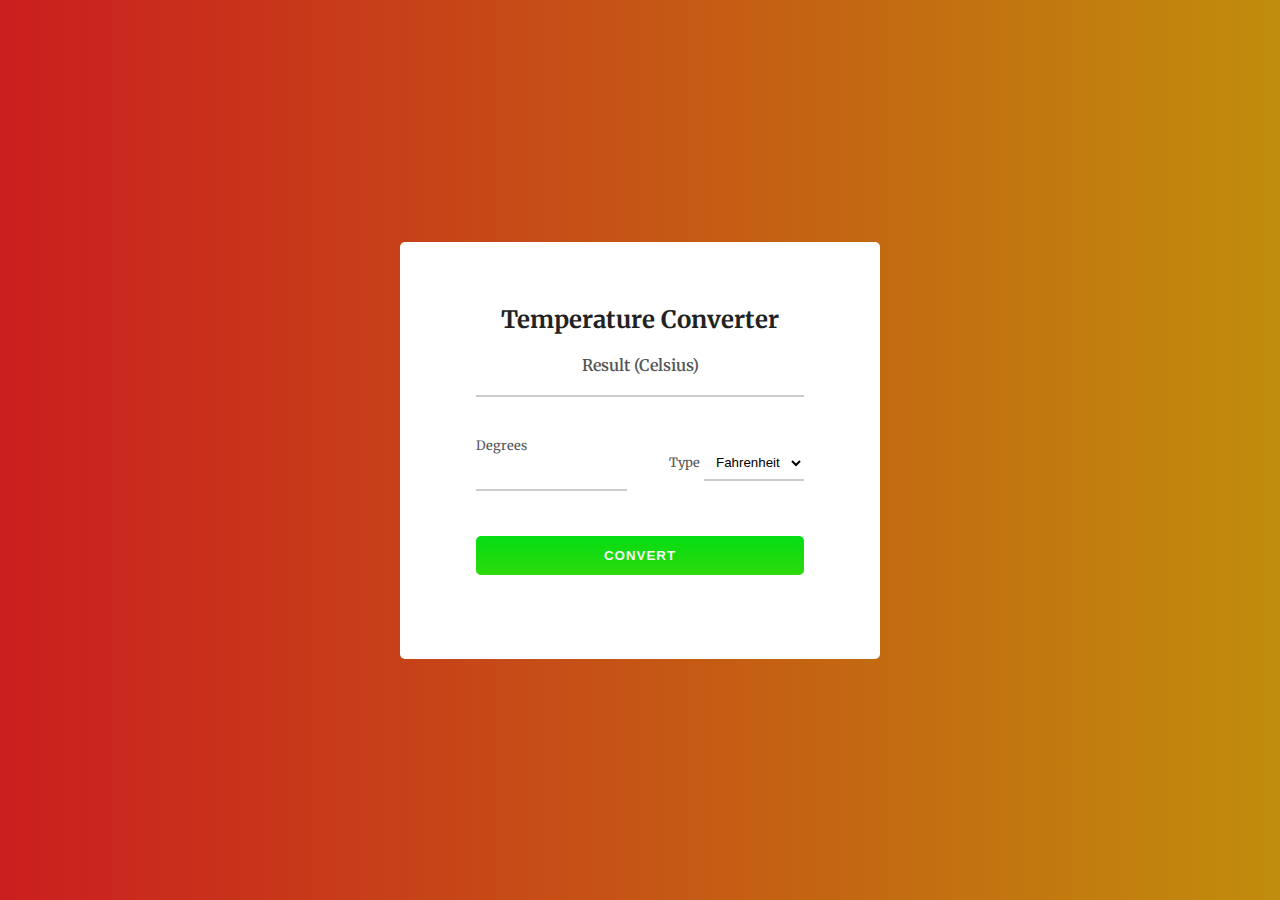
<file: Task2/index.html>
<!DOCTYPE html>
<html lang="en">
  <head>
    <meta charset="UTF-8" />
    <meta name="viewport" content="width=device-width, initial-scale=1.0" />
    <title>Temperature Converter</title>
    <link rel="stylesheet" href="styles.css" />

    <link rel="stylesheet" href="https://unpkg.com/boxicons@latest/css/boxicons.min.css">

    <link rel="stylesheet" href="https://cdnjs.cloudflare.com/ajax/libs/font-awesome/4.7.0/css/font-awesome.min.css">

  </head>
  <body>
    <div class="container">
        <div class="temperature-converter">
            <h1 class="title">Temperature Converter</h1>

            <div class="result">
              <span class="result-heading">Result (Celsius)</span>
              <h2 class="celsius-value" id="celsius"></h2>
            </div>

            <div class="degree-type">
              <div class="degree-field">
                <label for="degree">Degrees</label>
                <input type="number" name="degree" id="degree" />
              </div>

              <div class="temp-field">
                <label for="temp-type">Type</label>
                <select name="temperatures" id="temp-type" autocomplete="on">
                  <option id="fahrenheit" value="fahrenheit">Fahrenheit</option>
                  <option id="kelvin" value="kelvin">Kelvin</option>
                </select>
              </div>
            </div>
            <button id="convert-btn">Convert</button>
            
        </div>
      </div>
    <script src="script.js"></script>
  </body>
</html>
</file>
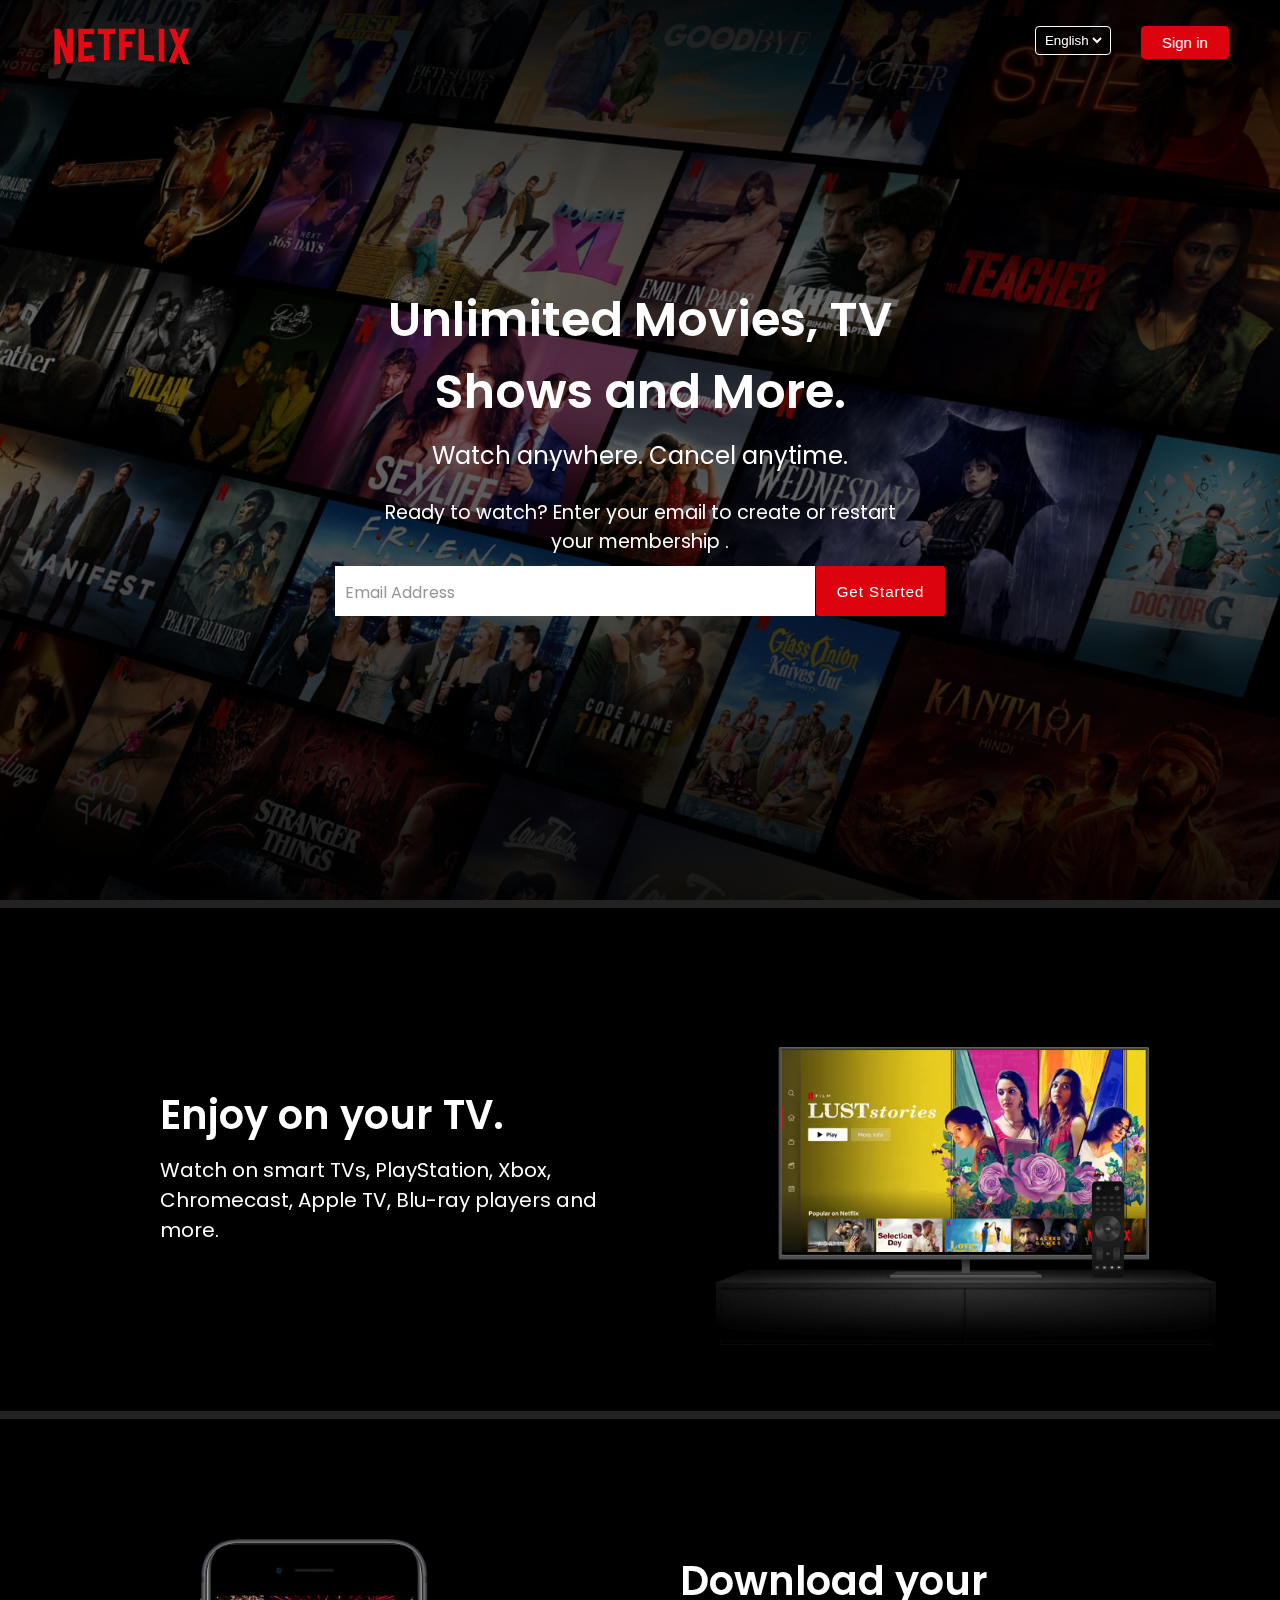
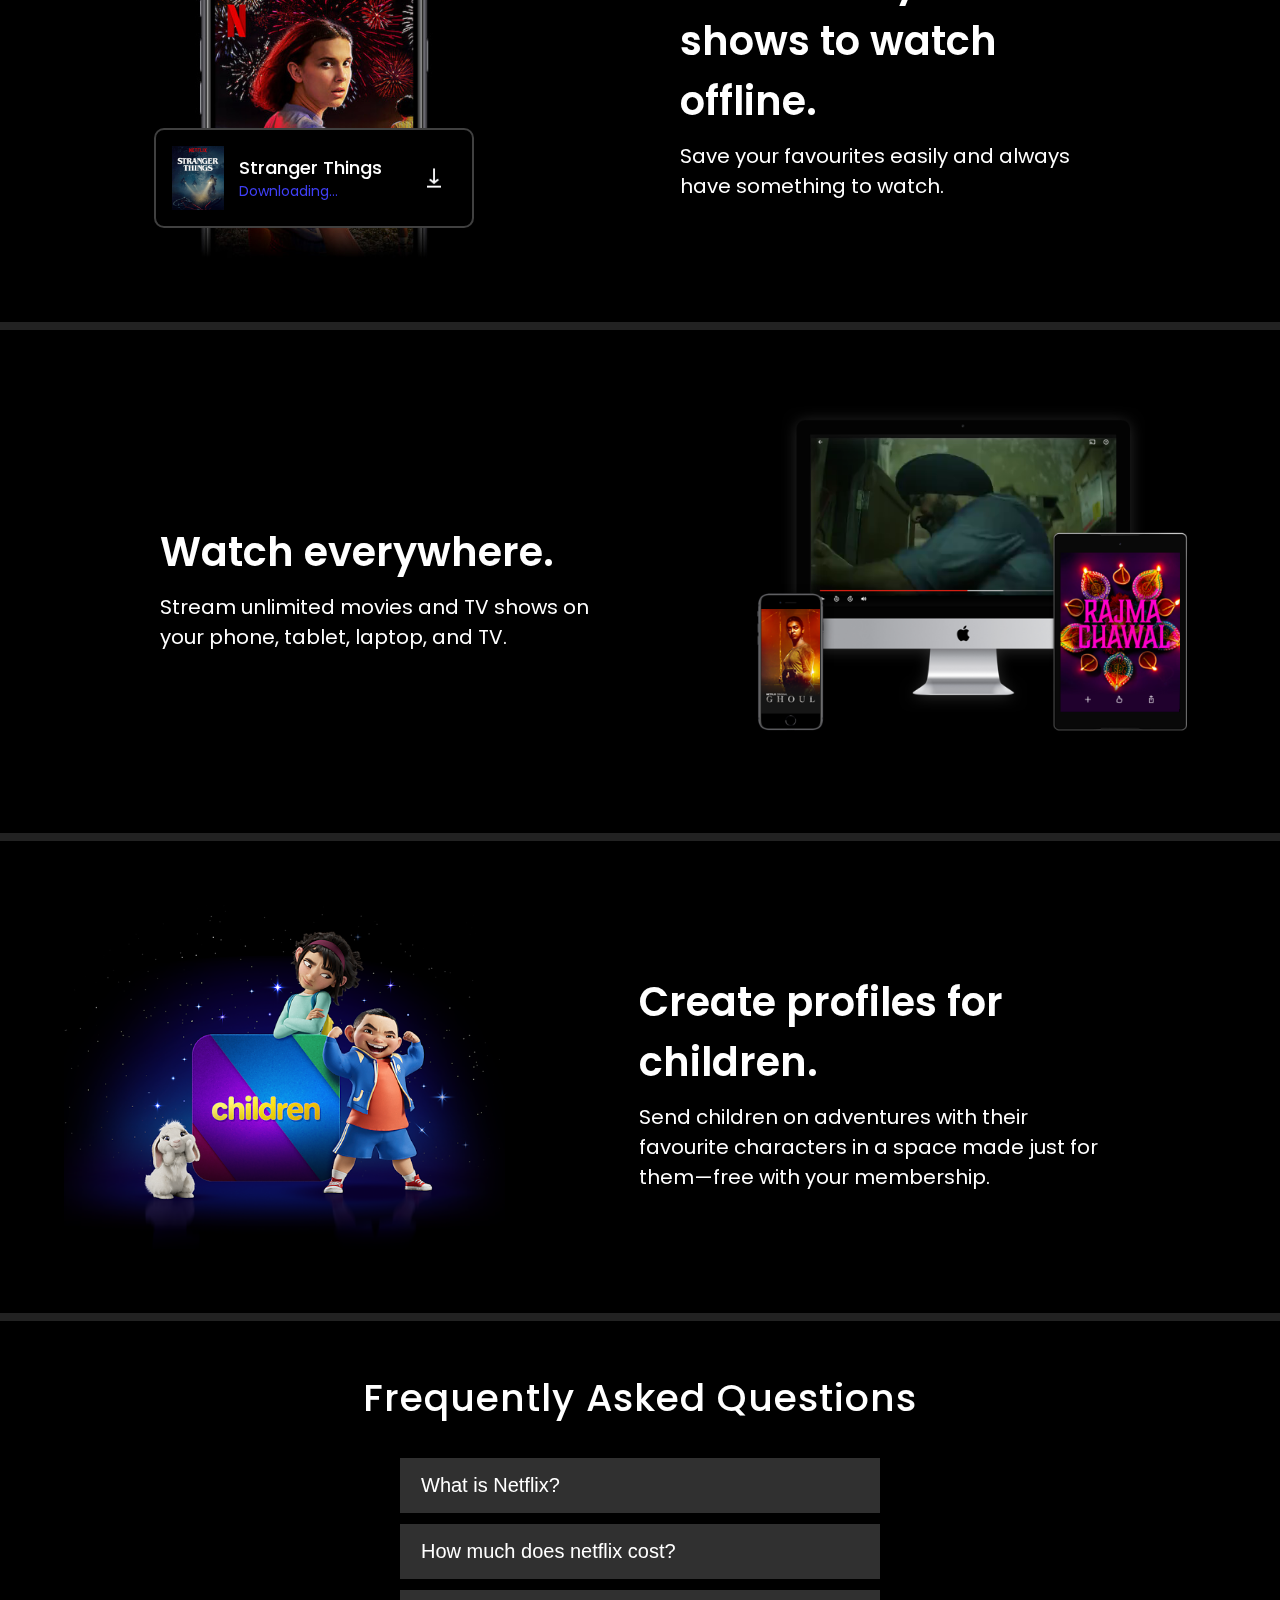
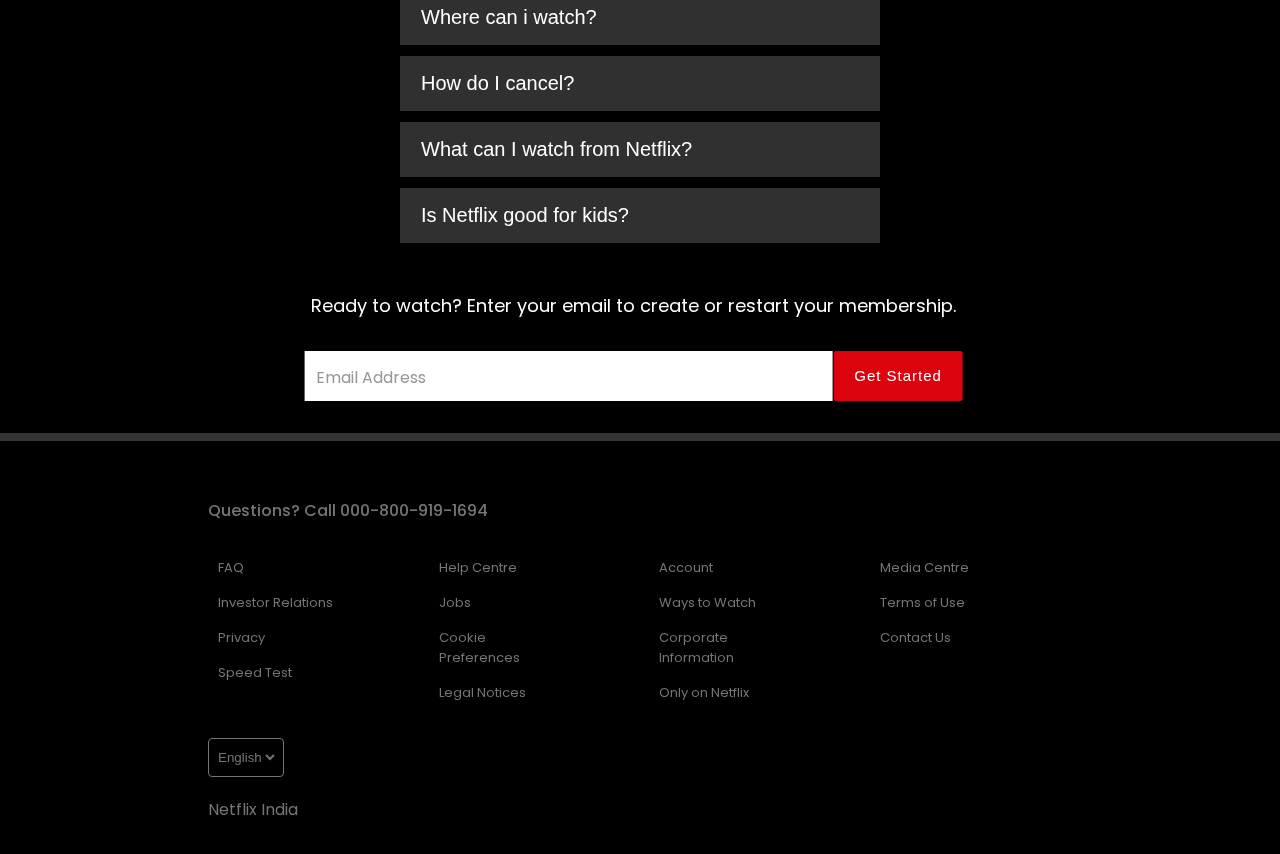
<file: Task3/index.html>
<html>
  <head>
    <meta name="description" content="Netflix Landing Page Clone" />
    <meta name="viewport" content="width=device-width, initial-scale=1.0" />
    <meta name="google-site-verification" content="0gJfdWRVTYbKtD_OGfrq6IZ-yIbpLIs_vlwy5RMo_yM" />

   

    <link rel="stylesheet" href="styles.css" />
    <link
      rel="stylesheet"
      href="https://pro.fontawesome.com/releases/v5.10.0/css/all.css"
      integrity="sha384-AYmEC3Yw5cVb3ZcuHtOA93w35dYTsvhLPVnYs9eStHfGJvOvKxVfELGroGkvsg+p"
      crossorigin="anonymous"
    />
    <link rel="preconnect" href="https://fonts.googleapis.com" />
    <link rel="preconnect" href="https://fonts.gstatic.com" crossorigin />
    <link
      href="https://fonts.googleapis.com/css2?family=Poppins:ital,wght@0,100;0,200;0,300;0,400;0,500;0,600;0,700;0,800;0,900;1,100;1,200;1,300;1,400;1,500;1,600;1,700;1,800;1,900&display=swap"
      rel="stylesheet"
    />
    <title>Netflix India - Watch TV Shows Online, Watch Movies Online</title>
    <link
      rel="icon"
      href="http://pngimg.com/uploads/netflix/small/netflix_PNG15.png"
    />
  </head>
  <body>
   
    <header>
      <nav class="navbar">
        <div class="navbar-brand">
          <img
            src="images/netflix-logo.png"
            alt="logo"
            class="Netflix-logo"
          />
        </div>

        <div class="navbar-nav-items">
          <div class="nav-item">
            <div class="dropdown-container">
              <i class="fas fa-globe"></i>
              <select
                name="languages"
                id="languagesSelect"
                class="language-dropdown"
              >
                <option value="english" selected>English</option>
                <option value="hindi">हिन्दी</option>
              </select>
            </div>
          </div>

          <div class="nav-item">
            <button class="signin-button">Sign in</button>
          </div>
        </div>
      </nav>
    </header>

    
    <main>
      <section class="netflix-bg">
        <div class="netflix-bg-container">
          <img
            src="images/netflix-bg.jpg"
            alt="netflix background image"
            class="netflix-bg-image"
          />
        </div>
        <div class="netflix-bg-overlay"></div>

        <div class="netflix-card">
          <h1 class="netflix-title">
            Unlimited Movies, TV<br />
            Shows and More.
          </h1>
          <p class="netflix-subtitle">Watch anywhere. Cancel anytime.</p>
          <p class="netflix-description">
            Ready to watch? Enter your email to create or restart your
            membership .
          </p>

       

          <div class="email-form-container">
            <div class="form-container">
              <input type="email" class="email-input" placeholder=" " />
              <label class="email-label">Email Address</label>
            </div>
            <button class="primary-button">
              Get Started <i class="fal fa-chevron-right"></i>
            </button>
          </div>
        </div>
      </section>

      

      <section class="features-container">
        
        <div class="feature">
          <div class="feature-details">
            <h3 class="feature-heading">Enjoy on your TV.</h3>
            <h5 class="feature-sub-heading">
              Watch on smart TVs, PlayStation, Xbox, Chromecast, Apple TV,
              Blu-ray players and more.
            </h5>
          </div>
          <div class="feature-image-container">
            <img
              src="images/tv-1.png"
              alt="Feature image"
              class="feature-image"
            />
            <div class="feature-bg-video-container">
              <video autoplay="" loop="" muted="" class="feature-bg-video">
                <source src="images/video-1.m4v" type="video/mp4" />
              </video>
            </div>
          </div>
        </div>

       
        <div class="feature">
          <div class="feature-details">
            <h3 class="feature-heading">
              Download your shows to watch offline.
            </h3>
            <h5 class="feature-sub-heading">
              Save your favourites easily and always have something to watch.
            </h5>
          </div>
          <div class="feature-image-container">
            <img
              src="images/mobile.jpg"
              alt="Feature image"
              class="feature-image"
            />
            <div class="feature-2-poster-container">
              <div class="poster-container">
                <img src="images/boxshot.png" alt="poster" class="poster" />
              </div>
              <div class="poster-details">
                <h4>Stranger Things</h4>
                <h6>Downloading...</h6>
              </div>
              <div class="download-gif-container">
                <img
                  src="images/download-icon.gif"
                  alt="downloading gif"
                  class="gif"
                />
              </div>
            </div>
          </div>
        </div>

      
        <div class="feature">
          <div class="feature-details">
            <h3 class="feature-heading">Watch everywhere.</h3>
            <h5 class="feature-sub-heading">
              Stream unlimited movies and TV shows on your phone, tablet,
              laptop, and TV.
            </h5>
          </div>
          <div class="feature-image-container feature-3-image-container">
            <img
              src="images/tv-2.png"
              alt="Feature image"
              class="feature-image feature-3-image"
            />
            <div
              class="feature-bg-video-container feature-3-bg-video-container"
            >
              <video
                autoplay=""
                loop=""
                muted=""
                class="feature-bg-video feature-3-bg-video"
              >
                <source src="images/video-2.m4v" type="video/mp4" />
              </video>
            </div>
          </div>
        </div>

     
        <div class="feature">
          <div class="feature-details">
            <h3 class="feature-heading">Create profiles for children.</h3>
            <h5 class="feature-sub-heading">
              Send children on adventures with their favourite characters in a
              space made just for them—free with your membership.
            </h5>
          </div>
          <div class="feature-image-container">
            <img
              src="images/children.png"
              alt="Feature image"
              class="feature-image"
            />
          </div>
        </div>
      </section>

      

      <section class="FAQ-list-container">
        <h1 class="FAQ-heading">Frequently Asked Questions</h1>
        <div class="FAQ-list">
          <div class="FAQ-question">
            <button class="FAQ-title">
              What is Netflix?<i class="fal fa-plus"></i>
            </button>
            <div class="FAQ-answer">
              <p>
                Netflix is a streaming service that offers a wide variety of
                award-winning TV shows, movies, anime, documentaries and more –
                on thousands of internet-connected devices.
              </p>
              <p>
                You can watch as much as you want, whenever you want, without a
                single ad – all for one low monthly price. There's always
                something new to discover, and new TV shows and movies are added
                every week!
              </p>
            </div>
          </div>
          <div class="FAQ-question">
            <button class="FAQ-title">
              How much does netflix cost?<i class="fal fa-plus"></i>
            </button>
            <div class="FAQ-answer">
              <p>
                Watch Netflix on your smartphone, tablet, Smart TV, laptop, or
                streaming device, all for one fixed monthly fee. Plans range
                from ₹ 199 to ₹ 799 a month. No extra costs, no contracts.
              </p>
            </div>
          </div>
          <div class="FAQ-question">
            <button class="FAQ-title">
              Where can i watch?<i class="fal fa-plus"></i>
            </button>
            <div class="FAQ-answer">
              <p>
                Watch anywhere, anytime, on an unlimited number of devices. Sign
                in with your Netflix account to watch instantly on the web at
                netflix.com from your personal computer or on any
                internet-connected device that offers the Netflix app, including
                smart TVs, smartphones, tablets, streaming media players and
                game consoles.
              </p>
              <p>
                You can also download your favourite shows with the iOS,
                Android, or Windows 10 app. Use downloads to watch while you're
                on the go and without an internet connection. Take Netflix with
                you anywhere.
              </p>
            </div>
          </div>
          <div class="FAQ-question">
            <button class="FAQ-title">
              How do I cancel?<i class="fal fa-plus"></i>
            </button>
            <div class="FAQ-answer">
              <p>
                Netflix is flexible. There are no annoying contracts and no
                commitments. You can easily cancel your account online in two
                clicks. There are no cancellation fees – start or stop your
                account anytime.
              </p>
            </div>
          </div>
          <div class="FAQ-question">
            <button class="FAQ-title">
              What can I watch from Netflix?<i class="fal fa-plus"></i>
            </button>
            <div class="FAQ-answer">
              <p>
                Netflix has an extensive library of feature films,
                documentaries, TV shows, anime, award-winning Netflix originals,
                and more. Watch as much as you want, anytime you want.
              </p>
            </div>
          </div>
          <div class="FAQ-question">
            <button class="FAQ-title">
              Is Netflix good for kids?<i class="fal fa-plus"></i>
            </button>
            <div class="FAQ-answer">
              <p>
                The Netflix Kids experience is included in your membership to
                give parents control while kids enjoy family-friendly TV shows
                and films in their own space.
              </p>
              <p>
                Kids profiles come with PIN-protected parental controls that let
                you restrict the maturity rating of content kids can watch and
                block specific titles you don’t want kids to see.
              </p>
            </div>
          </div>
        </div>
        <div class="FAQ-email">
          <h3>
            Ready to watch? Enter your email to create or restart your
            membership.
          </h3>
          <div class="email-form-container">
            <div class="form-container">
              <input type="email" class="email-input" placeholder=" " />
              <label class="email-label">Email Address</label>
            </div>
            <button class="primary-button">
              Get Started <i class="fal fa-chevron-right"></i>
            </button>
          </div>
        </div>
      </section>
    </main>

   

    <footer>
      <div class="footer-row-1">
        <h4>Questions? Call 000-800-919-1694</h4>
      </div>
      <div class="footer-row-2">
        <div class="column-1">
          <p>FAQ</p>
          <p>Investor Relations</p>
          <p>Privacy</p>
          <p>Speed Test</p>
        </div>
        <div class="column-2">
          <p>Help Centre</p>
          <p>Jobs</p>
          <p>Cookie Preferences</p>
          <p>Legal Notices</p>
        </div>
        <div class="column-3">
          <p>Account</p>
          <p>Ways to Watch</p>
          <p>Corporate Information</p>
          <p>Only on Netflix</p>
        </div>
        <div class="column-4">
          <p>Media Centre</p>
          <p>Terms of Use</p>
          <p>Contact Us</p>
        </div>
      </div>
      <div class="footer-row-3">
        <div class="dropdown-container">
          <i class="fas fa-globe"></i>
          <select
            name="languages"
            id="languagesSelect"
            class="language-dropdown"
          >
            <option value="english" selected>English</option>
            <option value="hindi">हिन्दी</option>
          </select>
        </div>
      </div>
      <div class="footer-row-4">
        <p>Netflix India</p>
      </div>
    </footer>

    <script src="script.js"></script>
  </body>
</html>
</file>
<file: Task2/styles.css>
@import url("https://fonts.googleapis.com/css2?family=Merriweather:wght@400;700&family=Poppins:wght@400;500;600;700&display=swap");

* {
  box-sizing: border-box;
  margin: 0;
  padding: 0;
}

body {
  background-color: #020d45;
  background: linear-gradient(90deg, #ca1e1e 0%, #c08d0c 100%);
  font-family: "Merriweather", sans-serif;
  color: #222;
  font-size: 1rem;
  display: flex;
  justify-content: center;
  align-items: center;
  width: 100vw;
  height: 100vh;
}

.temperature-converter {
  background: #fff;
  border-radius: 5px;
  position: relative;
  display: flex;
  flex-direction: column;
  justify-content: center;
  padding: 62px 76px 84px;
  min-width: 470px;
  width: 100%;
  height: auto;
  box-shadow: -5px -5px 250px 0px rgba(255, 255, 255, 0.02) inset;
  backdrop-filter: blur(21px);
}

.title {
  color: #222;
  font-size: 1.5rem;
  text-align: center;
}
.result {
  text-align: center;
  margin: 20px 0;
}
.result-heading {
  color: #555;
  font-size: 1rem;
  font-weight: 600;
}
.celsius-value {
  border-bottom: 2px solid #ccc;
  padding: 10px;
  transition: all .45s ease;
}
label {
  color: #555;
  font-size: 0.8rem;
  margin-bottom: 5px;
}
input,
select {
  background: transparent;
  border: none;
  outline: none;
  border-bottom: 2px solid #ccc;
  padding: 8px;
  margin-bottom: 15px;
}
input:focus {
  border: 1px solid #4c49f3;
}
.degree-type {
  display: flex;
  justify-content: space-between;
  align-items: center;
  padding: 20px 0;
}
.degree-field {
  display: flex;
  flex-direction: column;
  width: 46%;
}
option {
  background-color: #2f3536;
  color: #f6f6f6;
}
#convert-btn {
  background: linear-gradient(to bottom, #05dd13, #2dda0b);
  border: none;
  outline: none;
  border-radius: 5px;
  color: #f6f6f6;
  cursor: pointer;
  font-weight: bold;
  letter-spacing: 1px;
  text-transform: uppercase;
  margin-top: 10px;
  padding: 12px 80px;
  transition: all 0.3s ease-in;
}
#convert-btn:hover {
  background: linear-gradient(to bottom, #4a47e7, #617bb6);
}

.fa {
  margin-left: -12px;
  margin-right: 8px;
}

.loading {
  display: none;
}
</file>
<file: Task3/styles.css>
* {
  margin: 0;
  padding: 0;
  box-sizing: border-box;
}

body {
  background-color: black;
  color: white;
  font-family: "Poppins", sans-serif;
}

.navbar {
  position: absolute;
  top: 0;
  width: 100%;
  display: flex;
  justify-content: space-between;
  padding: 3% 5%;
  z-index: 10;
}

.navbar-brand {
  width: 100px;
  height: 100%;
}

.Netflix-logo {
  width: 100%;
  height: 100%;
}

.language-dropdown {
  background: transparent;
  border: none;
  color: white;
}

.language-dropdown:focus {
  outline: none;
}

.dropdown-container {
  border: 1px solid white;
  padding: 0.4rem;
  border-radius: 4px;
  background: rgba(0, 0, 0, 0.4);
}

.signin-button {
  background-color: #dc030f;
  border: 1px solid #dc030f;
  color: white;
  padding: 0.25rem 0.5rem;
  border-radius: 4px;
}

.navbar-nav-items {
  display: flex;
  gap: 10px;
}

.netflix-bg-container {
  width: 100%;
  height: 80vh;
}

.netflix-bg-image {
  width: 100%;
  height: 100%;
  object-fit: cover;
}

.netflix-bg-overlay {
  position: absolute;
  inset: 0;
  width: 100%;
  height: 80vh;
  background: rgba(0, 0, 0, 0.4);
  background-image: linear-gradient(
    to top,
    rgba(0, 0, 0, 0.8) 0,
    rgba(0, 0, 0, 0) 60%,
    rgba(0, 0, 0, 0.8) 100%
  );
}

.netflix-card {
  position: absolute;
  top: 20%;
  text-align: center;
  display: flex;
  flex-direction: column;
  gap: 10px;
}

.netflix-title {
  color: #fff;
  font-weight: 600;
  font-size: 2rem;
}

.netflix-subtitle,
.netflix-description {
  color: #fff;
  font-weight: 400;
  font-size: 1rem;
}

.netflix-description {
  margin: 0 50px;
}

.email-input {
  border: none;
  background: transparent;
  width: 100%;
  height: 100%;
  padding-left: 7px;
}
.email-label {
  color: black;
  position: absolute;
  top: 28%;
  left: 2%;
  color: rgb(153, 149, 149);
  transition: 0.5s;
}

.email-form-container {
  display: flex;
  flex-direction: column;
  justify-content: center;
  align-items: center;
  gap: 15px;
}

.form-container {
  background-color: white;
  width: 90%;
  height: 50px;
  position: relative;
}

.email-input:focus + .email-label {
  top: 0.2rem;
  font-size: 10px;
}

.email-input:not(:placeholder-shown).email-input:not(:focus) + .email-label {
  top: 0.2rem;
  font-size: 10px;
}

.email-input:focus-visible {
  outline: none;
}

.primary-button {
  background-color: #dc030f;
  border: 1px solid #dc030f;
  color: white;
  padding: 0.8rem 1.2rem;
  border-radius: 2px;
  font-size: 15px;
  letter-spacing: 1px;
}

.feature {
  border-top: 8px solid #222;
  padding: 2rem 1rem;
}

.feature-details {
  text-align: center;
}

.feature-heading {
  font-size: 25px;
  font-weight: 600;
  margin: 10px 0;
}

.feature-sub-heading {
  font-size: 15px;
  font-weight: 400;
}

.feature-image-container {
  width: 100%;
  position: relative;
}
.feature-image {
  width: 100%;
}

.feature-bg-video-container {
  position: absolute;
  width: 100%;
  top: 20%;
  left: 13%;
  height: 100%;
  max-width: 73%;
  max-height: 54%;
  z-index: -2;
}

.feature-bg-video {
  width: 100%;
}

.feature-2-poster-container {
  position: absolute;
  bottom: 8%;
  left: 50%;
  transform: translateX(-50%);
  width: 100%;
  max-width: 16em;
  display: flex;
  align-items: center;
  background-color: black;
  border: 2px solid rgba(255, 255, 255, 0.25);
  border-radius: 10px;
  height: 60px;
  padding: 0.25rem 0.6rem;
  gap: 15px;
}

.poster-container {
  width: 20%;
}

.poster {
  width: 100%;
  height: 100%;
}
.poster-details {
  width: 60%;
}
.poster-details > h4 {
  font-size: 13px;
  font-weight: 500;
}
.poster-details > h6 {
  font-size: 12px;
  font-weight: 400;
  color: rgb(63, 63, 246);
}

.download-gif-container {
  width: 20%;
  height: 100%;
}
.gif {
  width: 100%;
  height: 100%;
}

.feature-3-bg-video-container {
  max-width: 63%;
  max-height: 47%;
  z-index: -2;
  top: 9%;
  left: 19%;
}

.FAQ-question {
  width: 100%;
}
.FAQ-title {
  width: 100%;
  display: flex;
  justify-content: space-between;
  padding: 15px 20px;
  font-size: 18px;
  background-color: #303030;
  border: 1px solid #303030;
  color: white;
}

.FAQ-answer {
  background-color: #303030;
  border-top: 1px solid black;
  max-height: 0;
  overflow: hidden;
  transition: max-height 0.5s ease-in-out;
}

.FAQ-answer > p {
  margin: 1rem;
}
.FAQ-list-container {
  border-top: 8px solid #222;
  padding: 2rem 0;
}
.FAQ-heading {
  font-size: 20px;
  text-align: center;
  font-weight: 600;
  margin: 1rem 3rem;
}

.FAQ-list {
  display: flex;
  flex-direction: column;
  justify-content: center;
  align-items: center;
  gap: 10px;
}

.FAQ-email {
  text-align: center;
}

.FAQ-email > h3 {
  font-size: 18px;
  font-weight: 400;
  margin: 2rem 0;
}

footer {
  border-top: 8px solid #333;
  padding: 2rem 1rem;
  color: #757575;
  display: flex;
  flex-direction: column;
  gap: 20px;
}

.footer-row-2 {
  display: flex;
  font-size: 13px;
  flex-wrap: wrap;
  justify-content: space-between;
  gap: 50px;
}

.footer-row-1 > h4 {
  font-size: 16px;
  font-weight: 500;
  padding-top: 25px;
}

.footer-row-3 > .dropdown-container {
  width: fit-content;
  border: 1px solid #757575;
  color: #757575;
}

.footer-row-3 > .dropdown-container > .language-dropdown {
  color: #757575;
}


@media (min-width: 768px) {
  .netflix-bg-container {
    height: 100vh;
  }

  .netflix-bg-overlay {
    height: 100vh;
  }

  .netflix-card {
    top: 40%;
    left: 30%;
    transform: translate(-20%, -20%);
  }
  .netflix-title {
    font-size: 3rem;
  }

  .netflix-subtitle {
    font-size: 1.5rem;
  }

  .netflix-description {
    padding-top: 15px;
    font-size: 1.2rem;
  }

  .feature {
    padding: 4rem;
  }

  .feature-heading {
    font-size: 35px;
  }

  .feature-sub-heading {
    font-size: 20px;
  }
  .feature-2-poster-container {
    max-width: 26em;
    height: 85px;
  }
  .poster-container {
    width: 15%;
  }
  .download-gif-container {
    width: 3rem;
    height: 3rem;
  }

  .poster-details > h4 {
    font-size: 18px;
  }
  .poster-details > h6 {
    font-size: 14px;
  }
  .FAQ-title {
    font-size: 20px;
  }
  .FAQ-heading {
    font-size: 38px;
    font-weight: 500;
    letter-spacing: 1px;
  }
  .FAQ-list {
    padding: 1rem 5rem;
  }
  .FAQ-email {
    width: 75%;
    display: flex;
    flex-direction: column;
    justify-content: center;
    transform: translateX(15%);
  }
}

@media (min-width: 1024px) {
  .navbar {
    padding: 2% 4%;
  }

  .navbar-brand {
    width: 150px;
  }

  .Netflix-logo {
    width: 95%;
    height: 95%;
  }

  .signin-button {
    padding: 7px 20px;
    font-size: 15px;
  }
  .dropdown-container {
    padding: 5px 5px;
  }

  .navbar-nav-items {
    gap: 30px;
  }

  .netflix-card {
    top: 50%;
    left: 50%;
    transform: translate(-50%, -50%);
  }

  .form-container {
    width: 75%;
  }

  .email-form-container {
    flex-direction: row;
    align-items: center;
    gap: 1px;
  }
  .primary-button {
    height: 50px;
  }

  .feature {
    display: flex;
    align-items: center;
    justify-content: space-between;
    gap: 20px;
  }

  .feature-details {
    text-align: left;
    padding: 0 6rem;
  }

  .feature-heading {
    font-size: 40px;
  }

  .feature-sub-heading {
    font-size: 20px;
  }

  .feature-image-container {
    max-width: 500px;
  }

  .feature:nth-child(even) {
    flex-direction: row-reverse;
  }

  .feature-2-poster-container {
    max-width: 20em;
    height: 100px;
    padding: 1rem;
  }
  .poster-container {
    width: 20%;
  }
  .FAQ-list {
    padding: 1rem 25rem;
  }
  .FAQ-email {
    transform: translateX(16%);
  }

  .FAQ-email > .email-form-container > .form-container {
    width: 55%;
  }

  footer {
    padding: 2rem 13rem;
    justify-content: flex-start;
    text-align: left;
    align-items: flex-start;
  }

  .footer-row-2 {
    padding-top: 15px;
    padding-left: 10px;
    padding-right: 50px;
    justify-content: space-between;
    align-items: flex-start;
    flex-wrap: nowrap;
    gap: 100px;
  }

  .footer-row-1,
  .footer-row-3,
  .footer-row-4 {
    align-self: flex-start;
  }

  .column-1,
  .column-2,
  .column-3,
  .column-4 {
    width: 100%;
  }
  .column-1 > p,
  .column-2 > p,
  .column-3 > p,
  .column-4 > p {
    padding-bottom: 15px;
  }

  div.footer-row-3 > .dropdown-container {
    padding: 10px 5px;
  }
}



@media only screen and (min-device-width: 320px) and (max-device-width: 480px) {
  .navbar {
    top: 15px;
  }

  .Netflix-logo {
    padding-right: 10px;
  }

  .dropdown-container {
    padding: 0.1rem;
    padding-left: 0.4rem;
    padding-right: 0.4rem;
  }

  .signin-button {
    padding: 0.35rem 0.5rem;
  }

  .navbar-nav-items {
    gap: 12px;
  }

  .netflix-bg-container {
    height: 95vh;
  }

  .netflix-bg-overlay {
    height: 95vh;
  }

  .netflix-title {
    font-size: 1.625rem;
  }

  .footer-row-1 > h4 {
    font-size: 1em;
    font-weight: 500;
    padding-top: 20px;
    padding-bottom: 15px;
    padding-left: 20px;
  }

  .footer-row-2 {
    padding-left: 20px;
    padding-right: 30px;
    padding-bottom: 15px;
    text-align: left;
    justify-content: space-between;
    align-items: flex-start;
    gap: 20px;
  }

  .footer-row-3 {
    padding-bottom: 10px;
    padding-left: 20px;
  }
  .footer-row-4 {
    padding-left: 20px;
    font-size: 0.8rem;
  }

  .FAQ-email {
    padding-bottom: 20px;
  }

  .FAQ-email > h3 {
    padding-left: 25px;
    padding-right: 25px;
    font-size: 18px;
  }
}

@media (min-device-width: 360px) and (max-device-width: 640px) {
  .netflix-bg-container {
    height: 80vh;
  }

  .netflix-bg-overlay {
    height: 80vh;
  }

  .footer-row-2 {
    padding-left: 20px;
    padding-right: 20px;
  }

  .column-1,
  .column-2,
  .column-3,
  .column-4 {
    width: 45%;
  }

  .column-1 > p,
  .column-2 > p,
  .column-3 > p,
  .column-4 > p {
    padding-bottom: 10px;
  }
}

@media (min-device-width: 540px) and (max-device-width: 720px) {
  .navbar {
    top: 15px;
  }

  .dropdown-container {
    padding: 0.1rem;
    padding-left: 0.4rem;
    padding-right: 0.4rem;
  }

  .signin-button {
    padding: 0.35rem 0.5rem;
  }

  .navbar-nav-items {
    gap: 12px;
  }

  .footer-row-2 {
    padding-left: 30px;
    gap: 0;
  }

  .column-1,
  .column-2,
  .column-3,
  .column-4 {
    width: 40%;
  }

  .footer-row-1 > h4,
  .footer-row-3,
  .footer-row-4 {
    padding-left: 30px;
  }
}


@media only screen and (min-device-width: 768px) and (max-device-width: 1024px) {
  .netflix-bg-container {
    height: 80vh;
  }

  .netflix-bg-overlay {
    height: 80vh;
  }

  .footer-row-1 > h4 {
    padding-left: 30px;
  }
  .footer-row-2 {
    padding-top: 20px;
    padding-left: 30px;
    padding-right: 30px;
    gap: 0;
  }

  .column-1,
  .column-2,
  .column-3,
  .column-4 {
    width: 25%;
  }

  .column-1 > p,
  .column-2 > p,
  .column-3 > p,
  .column-4 > p {
    padding-bottom: 20px;
  }

  .footer-row-3,
  .footer-row-4 {
    padding-left: 30px;
  }
}


@media only screen and (orientation: portrait) and (-webkit-min-device-pixel-ratio: 1) and (min-device-width: 768px) and (max-device-width: 1007px) {
  .navbar {
    top: 15px;
  }

  .Netflix-logo {
    height: 2.1rem;
    width: 6.75rem;
    padding-right: 10px;
  }

  .dropdown-container {
    font-size: 15px;
    padding-left: 0.5rem;
    padding-right: 0.5rem;
  }

  .signin-button {
    font-size: 15px;
    padding: 0.55rem 0.9rem;
  }

  .navbar-nav-items {
    gap: 25px;
  }

  .footer-row-2 {
    padding-top: 20px;
    padding-left: 30px;
    padding-right: 40px;
    gap: 10px;
  }

  .column-1,
  .column-2,
  .column-3,
  .column-4 {
    width: 15%;
  }
  .column-1 > p,
  .column-2 > p,
  .column-3 > p,
  .column-4 > p {
    padding-bottom: 10px;
  }
}
</file>
